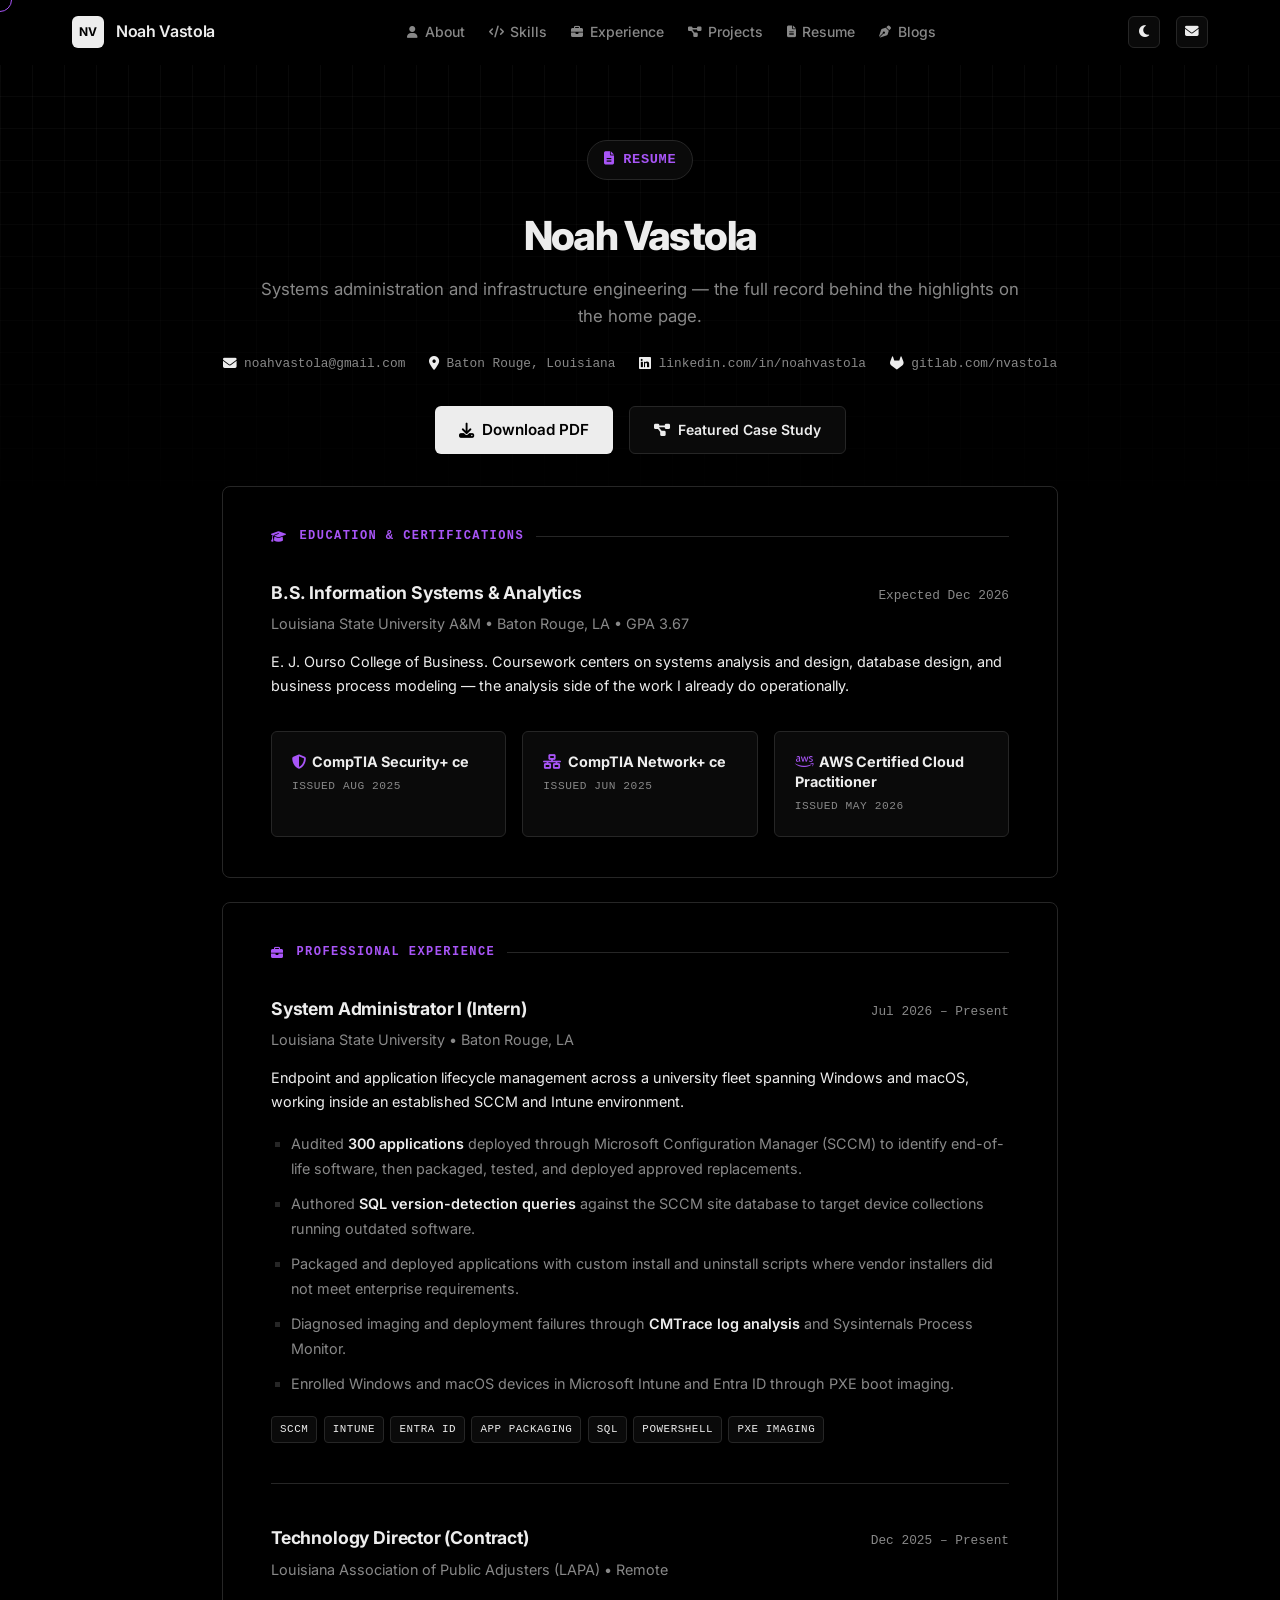
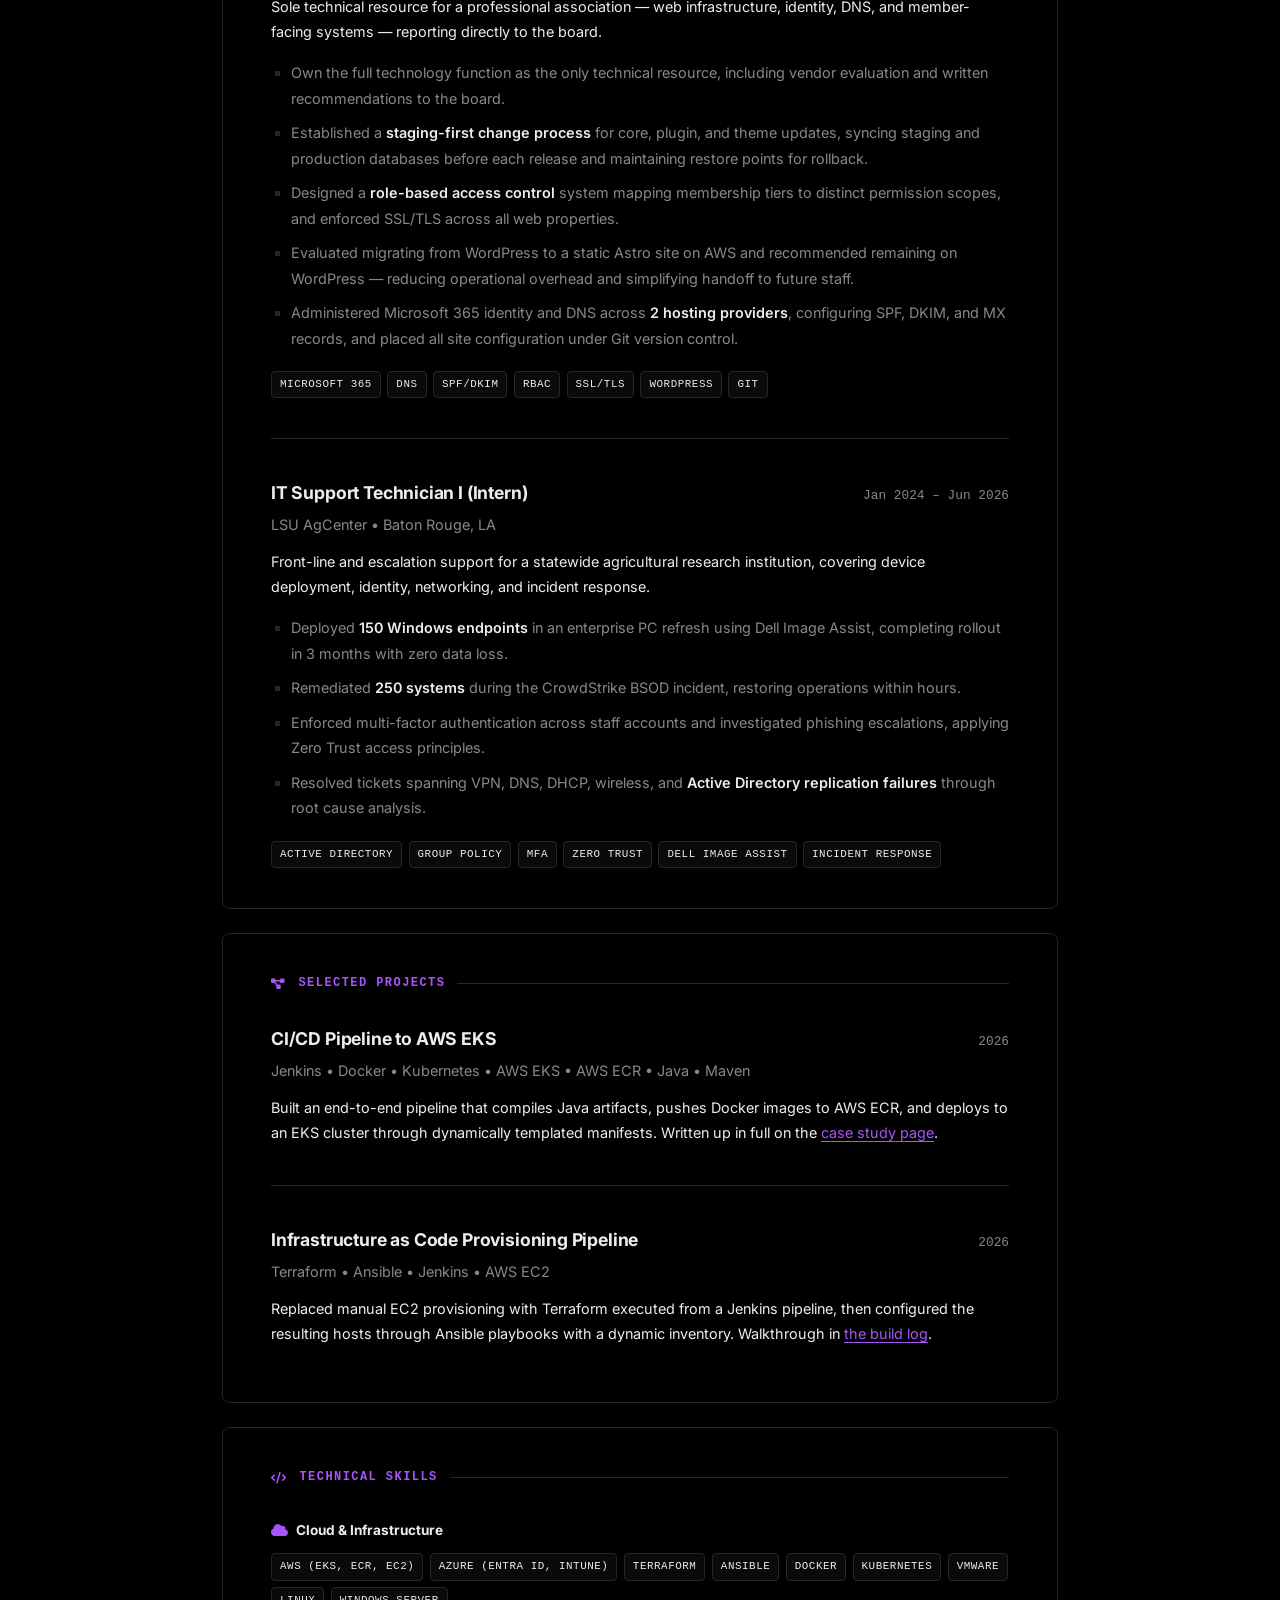
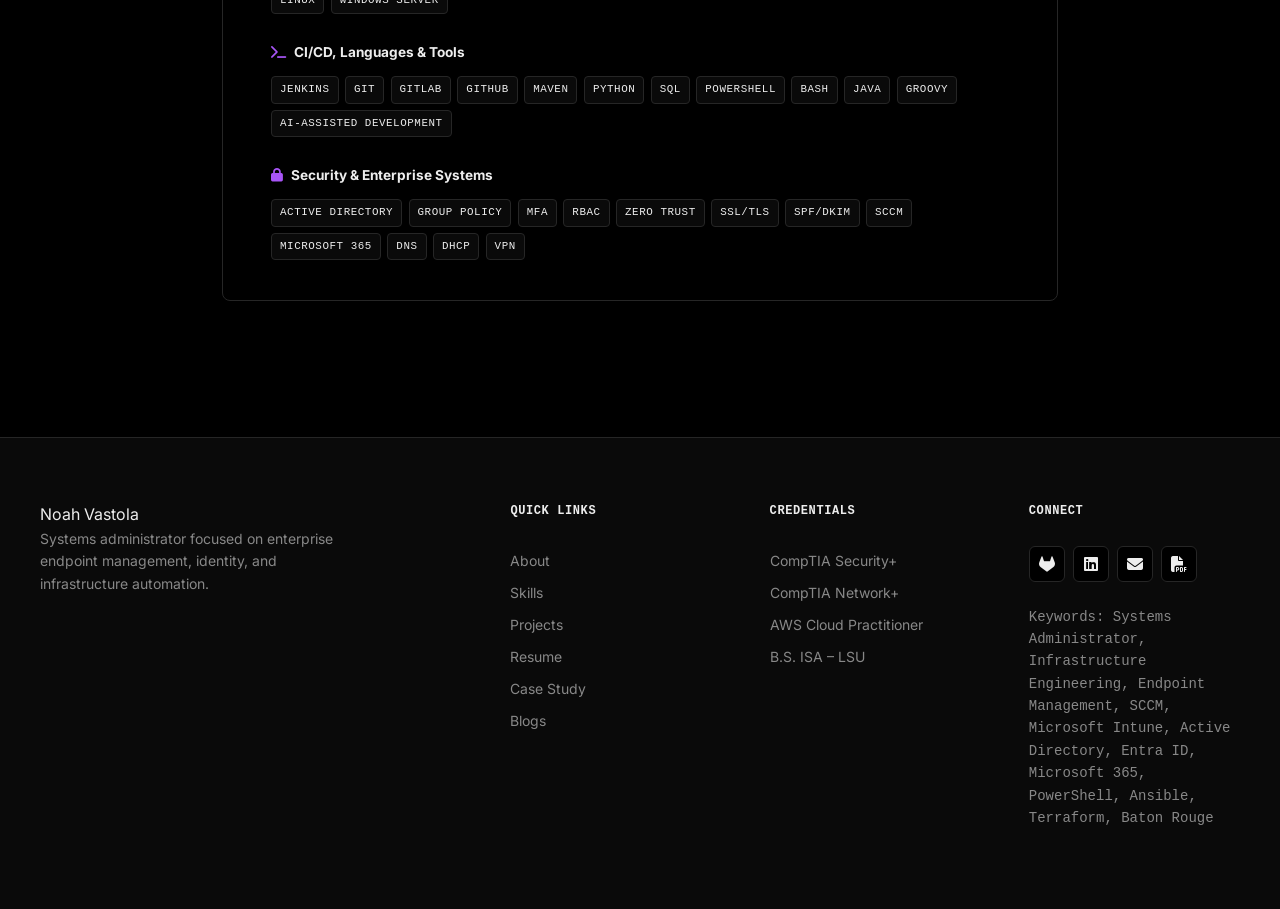
<file: resume.html>
<!DOCTYPE html>
<html lang="en" class="dark">
<head>
<meta charset="UTF-8"/>
<meta name="viewport" content="width=device-width,initial-scale=1.0"/>
<title>Resume | Noah Vastola &ndash; Systems &amp; Infrastructure Engineering</title>
<meta name="description" content="Full resume for Noah Vastola: systems administration and infrastructure engineering experience, certifications, education, and a complete technical skills breakdown."/>
<meta name="author" content="Noah Vastola"/>

<meta property="og:type" content="profile"/>
<meta property="og:site_name" content="Noah Vastola"/>
<meta property="og:url" content="https://nvastola.com/resume.html"/>
<meta property="og:title" content="Resume | Noah Vastola"/>
<meta property="og:description" content="Systems administration and infrastructure engineering &mdash; full experience record, certifications, and technical skills by domain."/>
<meta name="twitter:card" content="summary"/>

<link rel="preconnect" href="https://fonts.googleapis.com"/>
<link href="https://fonts.googleapis.com/css2?family=Inter:wght@300;400;500;600;700;800;900&display=swap" rel="stylesheet"/>
<link rel="stylesheet" href="https://cdnjs.cloudflare.com/ajax/libs/font-awesome/6.5.1/css/all.min.css"/>

<link rel="icon" href="assets/img/favicon.ico" sizes="any"/>
<link rel="stylesheet" href="styles.css"/>

<style>
  /* ---- Resume document layout ---- */
  .resume-hero { padding-top: 140px; padding-bottom: 2rem; text-align: center; }
  .resume-contact { display: flex; flex-wrap: wrap; justify-content: center; gap: 0.75rem 1.5rem; margin: 1.5rem 0 2rem; }
  .resume-contact a, .resume-contact span { display: inline-flex; align-items: center; gap: 0.45rem; font-family: var(--mono-font); font-size: 0.8rem; color: var(--muted-fg); transition: color 0.2s; }
  .resume-contact a:hover { color: var(--primary); }
  .resume-contact i { color: var(--fg); font-size: 0.85rem; }

  .resume-doc { max-width: 900px; margin: 0 auto; padding: 0 2rem 5rem; }
  .r-section { background: var(--bg); border: 1px solid var(--border); border-radius: 8px; padding: 2.5rem 3rem; margin-bottom: 1.5rem; text-align: left; }
  @media(max-width: 768px) { .r-section { padding: 1.75rem 1.5rem; } }

  .r-section-title { display: flex; align-items: center; gap: 0.75rem; font-family: var(--mono-font); font-size: 0.75rem; font-weight: 700; text-transform: uppercase; letter-spacing: 0.12em; color: var(--primary); margin-bottom: 2rem; }
  .r-section-title::after { content: ''; flex: 1; height: 1px; background: var(--border); }

  /* Entry header: role left, dates right, wrapping cleanly on narrow screens */
  .r-entry + .r-entry { margin-top: 2.5rem; padding-top: 2.5rem; border-top: 1px solid var(--border); }
  .r-entry-head { display: flex; flex-wrap: wrap; justify-content: space-between; align-items: baseline; gap: 0.25rem 1rem; margin-bottom: 0.35rem; }
  .r-role { font-size: 1.1rem; font-weight: 700; color: var(--fg); letter-spacing: -0.01em; }
  .r-dates { font-family: var(--mono-font); font-size: 0.8rem; color: var(--muted-fg); white-space: nowrap; }
  .r-org { font-size: 0.9rem; color: var(--muted-fg); margin-bottom: 0.9rem; }
  .r-scope { font-size: 0.9rem; color: var(--fg); line-height: 1.7; margin-bottom: 1rem; }

  .r-list { padding-left: 1.25rem; margin-bottom: 1.25rem; }
  .r-list li { font-size: 0.9rem; color: var(--muted-fg); line-height: 1.75; margin-bottom: 0.6rem; list-style: square; }
  .r-list li::marker { color: var(--border); }
  .r-list strong { color: var(--fg); font-weight: 600; }

  .r-stack { display: flex; flex-wrap: wrap; gap: 0.4rem; }
  .r-chip { font-family: var(--mono-font); font-size: 0.68rem; font-weight: 500; padding: 0.25rem 0.5rem; border-radius: 4px; background: var(--card); color: var(--fg); border: 1px solid var(--border); text-transform: uppercase; letter-spacing: 0.05em; }

  /* Skills grouped by domain — the breakdown the home page condenses into icons */
  .r-skill-group + .r-skill-group { margin-top: 1.75rem; }
  .r-skill-label { font-size: 0.85rem; font-weight: 700; color: var(--fg); margin-bottom: 0.75rem; }
  .r-skill-label i { color: var(--primary); margin-right: 0.5rem; }

  /* Education / certification cards */
  .r-cred-grid { display: grid; grid-template-columns: repeat(auto-fit, minmax(220px, 1fr)); gap: 1rem; }
  .r-cred { background: var(--card); border: 1px solid var(--border); border-radius: 6px; padding: 1.25rem; }
  .r-cred-name { font-size: 0.9rem; font-weight: 700; color: var(--fg); line-height: 1.4; margin-bottom: 0.4rem; }
  .r-cred-meta { font-family: var(--mono-font); font-size: 0.7rem; color: var(--muted-fg); text-transform: uppercase; letter-spacing: 0.05em; }

  /* Print: drop the site chrome so Ctrl+P produces a clean one-page document */
  @media print {
    nav, .mob-menu, footer, .cursor-dot, .resume-actions, .grid-bg::before { display: none !important; }
    .resume-hero { padding-top: 0; }
    .r-section { border: none; padding: 0 0 1.5rem; margin-bottom: 0; break-inside: avoid; }
    .reveal { opacity: 1 !important; transform: none !important; }
  }
</style>

<script>
(function(){
  var s = localStorage.getItem('nv-theme') || 'dark';
  if(s === 'dark') document.documentElement.classList.add('dark');
  else document.documentElement.classList.remove('dark');
})();
</script>
</head>
<body>

<div class="cursor-dot" id="cursorDot"></div>

<nav id="navbar">
  <div class="nav-inner">
    <a href="index.html" class="nav-logo">
      <div class="nav-avatar">NV</div>
      <span>Noah Vastola</span>
    </a>
    <div class="nav-links">
      <a href="index.html#about" class="nav-link"><i class="fa-solid fa-user"></i> About</a>
      <a href="index.html#skills" class="nav-link"><i class="fa-solid fa-code"></i> Skills</a>
      <a href="index.html#experience" class="nav-link"><i class="fa-solid fa-briefcase"></i> Experience</a>
      <a href="index.html#projects" class="nav-link"><i class="fa-solid fa-diagram-project"></i> Projects</a>
      <a href="resume.html" class="nav-link active"><i class="fa-solid fa-file-lines"></i> Resume</a>
      <a href="blog.html" class="nav-link"><i class="fa-solid fa-pen-nib"></i> Blogs</a>
    </div>
    <div class="nav-right">
      <button class="theme-btn" id="themeBtn" title="Toggle theme"><i class="fa-solid fa-moon" id="themeIcon"></i></button>
      <a href="index.html#contact" class="contact-btn" title="Contact me"><i class="fa-solid fa-envelope"></i></a>
      <button class="hamburger" id="hamburger"><span></span><span></span><span></span></button>
    </div>
  </div>
</nav>

<div class="mob-menu" id="mobMenu">
  <a href="index.html#about" class="mob-link"><i class="fa-solid fa-user"></i> About</a>
  <a href="index.html#skills" class="mob-link"><i class="fa-solid fa-code"></i> Skills</a>
  <a href="index.html#experience" class="mob-link"><i class="fa-solid fa-briefcase"></i> Experience</a>
  <a href="index.html#projects" class="mob-link"><i class="fa-solid fa-diagram-project"></i> Projects</a>
  <a href="resume.html" class="mob-link"><i class="fa-solid fa-file-lines"></i> Resume</a>
  <a href="blog.html" class="mob-link"><i class="fa-solid fa-pen-nib"></i> Blogs</a>
  <div class="mob-actions">
    <button class="theme-btn" id="themeBtnMob"><i class="fa-solid fa-moon" id="themeIconMob"></i></button>
    <a href="index.html#contact" class="contact-btn"><i class="fa-solid fa-envelope"></i></a>
  </div>
</div>

<section class="resume-hero grid-bg">
  <div class="container">
    <div class="reveal">
      <div class="hero-role-box" style="margin-bottom: 1.5rem;">
        <div class="hero-role"><i class="fa-solid fa-file-lines"></i> Resume</div>
      </div>
    </div>
    <div class="reveal" style="transition-delay: 0.1s;">
      <h1 class="sec-title">Noah Vastola</h1>
      <p class="sec-sub" style="margin-bottom: 0;">Systems administration and infrastructure engineering &mdash; the full record behind the highlights on the home page.</p>
    </div>

    <div class="resume-contact reveal" style="transition-delay: 0.2s;">
      <a href="mailto:noahvastola@gmail.com"><i class="fa-solid fa-envelope"></i> noahvastola@gmail.com</a>
      <span><i class="fa-solid fa-location-dot"></i> Baton Rouge, Louisiana</span>
      <a href="https://www.linkedin.com/in/noahvastola/" target="_blank" rel="noopener"><i class="fa-brands fa-linkedin"></i> linkedin.com/in/noahvastola</a>
      <a href="https://gitlab.com/nvastola" target="_blank" rel="noopener"><i class="fa-brands fa-gitlab"></i> gitlab.com/nvastola</a>
    </div>

    <div class="hero-actions resume-actions reveal" style="justify-content: center; transition-delay: 0.3s;">
      <a href="assets/doc/Resume.pdf" target="_blank" rel="noopener" class="btn-primary" style="text-decoration:none;">
        <i class="fa-solid fa-download"></i> Download PDF
      </a>
      <a href="project.html" class="btn-outline">
        <i class="fa-solid fa-diagram-project"></i> Featured Case Study
      </a>
    </div>
  </div>
</section>

<div class="resume-doc">

  <section class="r-section reveal" style="padding-top:2.5rem;">
    <div class="r-section-title"><i class="fa-solid fa-graduation-cap"></i> Education &amp; Certifications</div>
    <div class="r-entry">
      <div class="r-entry-head">
        <div class="r-role">B.S. Information Systems &amp; Analytics</div>
        <div class="r-dates">Expected Dec 2026</div>
      </div>
      <div class="r-org">Louisiana State University A&amp;M &bull; Baton Rouge, LA &bull; GPA 3.67</div>
      <p class="r-scope">E. J. Ourso College of Business. Coursework centers on systems analysis and design, database design, and business process modeling &mdash; the analysis side of the work I already do operationally.</p>
    </div>
    <div class="r-cred-grid" style="margin-top: 2rem;">
      <div class="r-cred">
        <div class="r-cred-name"><i class="fa-solid fa-shield-halved" style="color:var(--primary);margin-right:.4rem"></i>CompTIA Security+ ce</div>
        <div class="r-cred-meta">Issued Aug 2025</div>
      </div>
      <div class="r-cred">
        <div class="r-cred-name"><i class="fa-solid fa-network-wired" style="color:var(--primary);margin-right:.4rem"></i>CompTIA Network+ ce</div>
        <div class="r-cred-meta">Issued Jun 2025</div>
      </div>
      <div class="r-cred">
        <div class="r-cred-name"><i class="fa-brands fa-aws" style="color:var(--primary);margin-right:.4rem"></i>AWS Certified Cloud Practitioner</div>
        <div class="r-cred-meta">Issued May 2026</div>
      </div>
    </div>
  </section>

  <section class="r-section reveal">
    <div class="r-section-title"><i class="fa-solid fa-briefcase"></i> Professional Experience</div>

    <div class="r-entry">
      <div class="r-entry-head">
        <div class="r-role">System Administrator I (Intern)</div>
        <div class="r-dates">Jul 2026 &ndash; Present</div>
      </div>
      <div class="r-org">Louisiana State University &bull; Baton Rouge, LA</div>
      <p class="r-scope">Endpoint and application lifecycle management across a university fleet spanning Windows and macOS, working inside an established SCCM and Intune environment.</p>
      <ul class="r-list">
        <li>Audited <strong>300 applications</strong> deployed through Microsoft Configuration Manager (SCCM) to identify end-of-life software, then packaged, tested, and deployed approved replacements.</li>
        <li>Authored <strong>SQL version-detection queries</strong> against the SCCM site database to target device collections running outdated software.</li>
        <li>Packaged and deployed applications with custom install and uninstall scripts where vendor installers did not meet enterprise requirements.</li>
        <li>Diagnosed imaging and deployment failures through <strong>CMTrace log analysis</strong> and Sysinternals Process Monitor.</li>
        <li>Enrolled Windows and macOS devices in Microsoft Intune and Entra ID through PXE boot imaging.</li>
      </ul>
      <div class="r-stack">
        <span class="r-chip">SCCM</span><span class="r-chip">Intune</span><span class="r-chip">Entra ID</span>
        <span class="r-chip">App Packaging</span><span class="r-chip">SQL</span><span class="r-chip">PowerShell</span><span class="r-chip">PXE Imaging</span>
      </div>
    </div>

    <div class="r-entry">
      <div class="r-entry-head">
        <div class="r-role">Technology Director (Contract)</div>
        <div class="r-dates">Dec 2025 &ndash; Present</div>
      </div>
      <div class="r-org">Louisiana Association of Public Adjusters (LAPA) &bull; Remote</div>
      <p class="r-scope">Sole technical resource for a professional association &mdash; web infrastructure, identity, DNS, and member-facing systems &mdash; reporting directly to the board.</p>
      <ul class="r-list">
        <li>Own the full technology function as the only technical resource, including vendor evaluation and written recommendations to the board.</li>
        <li>Established a <strong>staging-first change process</strong> for core, plugin, and theme updates, syncing staging and production databases before each release and maintaining restore points for rollback.</li>
        <li>Designed a <strong>role-based access control</strong> system mapping membership tiers to distinct permission scopes, and enforced SSL/TLS across all web properties.</li>
        <li>Evaluated migrating from WordPress to a static Astro site on AWS and recommended remaining on WordPress &mdash; reducing operational overhead and simplifying handoff to future staff.</li>
        <li>Administered Microsoft 365 identity and DNS across <strong>2 hosting providers</strong>, configuring SPF, DKIM, and MX records, and placed all site configuration under Git version control.</li>
      </ul>
      <div class="r-stack">
        <span class="r-chip">Microsoft 365</span><span class="r-chip">DNS</span><span class="r-chip">SPF/DKIM</span>
        <span class="r-chip">RBAC</span><span class="r-chip">SSL/TLS</span><span class="r-chip">WordPress</span><span class="r-chip">Git</span>
      </div>
    </div>

    <div class="r-entry">
      <div class="r-entry-head">
        <div class="r-role">IT Support Technician I (Intern)</div>
        <div class="r-dates">Jan 2024 &ndash; Jun 2026</div>
      </div>
      <div class="r-org">LSU AgCenter &bull; Baton Rouge, LA</div>
      <p class="r-scope">Front-line and escalation support for a statewide agricultural research institution, covering device deployment, identity, networking, and incident response.</p>
      <ul class="r-list">
        <li>Deployed <strong>150 Windows endpoints</strong> in an enterprise PC refresh using Dell Image Assist, completing rollout in 3 months with zero data loss.</li>
        <li>Remediated <strong>250 systems</strong> during the CrowdStrike BSOD incident, restoring operations within hours.</li>
        <li>Enforced multi-factor authentication across staff accounts and investigated phishing escalations, applying Zero Trust access principles.</li>
        <li>Resolved tickets spanning VPN, DNS, DHCP, wireless, and <strong>Active Directory replication failures</strong> through root cause analysis.</li>
      </ul>
      <div class="r-stack">
        <span class="r-chip">Active Directory</span><span class="r-chip">Group Policy</span><span class="r-chip">MFA</span>
        <span class="r-chip">Zero Trust</span><span class="r-chip">Dell Image Assist</span><span class="r-chip">Incident Response</span>
      </div>
    </div>
  </section>

  <section class="r-section reveal">
    <div class="r-section-title"><i class="fa-solid fa-diagram-project"></i> Selected Projects</div>

    <div class="r-entry">
      <div class="r-entry-head">
        <div class="r-role">CI/CD Pipeline to AWS EKS</div>
        <div class="r-dates">2026</div>
      </div>
      <div class="r-org">Jenkins &bull; Docker &bull; Kubernetes &bull; AWS EKS &bull; AWS ECR &bull; Java &bull; Maven</div>
      <p class="r-scope">Built an end-to-end pipeline that compiles Java artifacts, pushes Docker images to AWS ECR, and deploys to an EKS cluster through dynamically templated manifests. Written up in full on the <a href="project.html" style="color:var(--primary);text-decoration:underline;text-underline-offset:3px;">case study page</a>.</p>
    </div>

    <div class="r-entry">
      <div class="r-entry-head">
        <div class="r-role">Infrastructure as Code Provisioning Pipeline</div>
        <div class="r-dates">2026</div>
      </div>
      <div class="r-org">Terraform &bull; Ansible &bull; Jenkins &bull; AWS EC2</div>
      <p class="r-scope">Replaced manual EC2 provisioning with Terraform executed from a Jenkins pipeline, then configured the resulting hosts through Ansible playbooks with a dynamic inventory. Walkthrough in <a href="blog/devops-project-8.html" style="color:var(--primary);text-decoration:underline;text-underline-offset:3px;">the build log</a>.</p>
    </div>
  </section>

  <section class="r-section reveal">
    <div class="r-section-title"><i class="fa-solid fa-code"></i> Technical Skills</div>

    <div class="r-skill-group">
      <div class="r-skill-label"><i class="fa-solid fa-cloud"></i>Cloud &amp; Infrastructure</div>
      <div class="r-stack">
        <span class="r-chip">AWS (EKS, ECR, EC2)</span><span class="r-chip">Azure (Entra ID, Intune)</span><span class="r-chip">Terraform</span>
        <span class="r-chip">Ansible</span><span class="r-chip">Docker</span><span class="r-chip">Kubernetes</span>
        <span class="r-chip">VMware</span><span class="r-chip">Linux</span><span class="r-chip">Windows Server</span>
      </div>
    </div>

    <div class="r-skill-group">
      <div class="r-skill-label"><i class="fa-solid fa-terminal"></i>CI/CD, Languages &amp; Tools</div>
      <div class="r-stack">
        <span class="r-chip">Jenkins</span><span class="r-chip">Git</span><span class="r-chip">GitLab</span><span class="r-chip">GitHub</span>
        <span class="r-chip">Maven</span><span class="r-chip">Python</span><span class="r-chip">SQL</span><span class="r-chip">PowerShell</span>
        <span class="r-chip">Bash</span><span class="r-chip">Java</span><span class="r-chip">Groovy</span><span class="r-chip">AI-assisted development</span>
      </div>
    </div>

    <div class="r-skill-group">
      <div class="r-skill-label"><i class="fa-solid fa-lock"></i>Security &amp; Enterprise Systems</div>
      <div class="r-stack">
        <span class="r-chip">Active Directory</span><span class="r-chip">Group Policy</span><span class="r-chip">MFA</span>
        <span class="r-chip">RBAC</span><span class="r-chip">Zero Trust</span><span class="r-chip">SSL/TLS</span><span class="r-chip">SPF/DKIM</span>
        <span class="r-chip">SCCM</span><span class="r-chip">Microsoft 365</span><span class="r-chip">DNS</span><span class="r-chip">DHCP</span><span class="r-chip">VPN</span>
      </div>
    </div>
  </section>

</div>

<footer>
  <div class="footer-line"></div>
  <div class="footer-grid">
    <div class="footer-col">
      <div class="f-brand-name">Noah Vastola</div>
      <p>Systems administrator focused on enterprise endpoint management, identity, and infrastructure automation.</p>
    </div>
    <div class="footer-col">
      <div class="f-col-title">Quick Links</div>
      <ul>
        <li><a href="index.html#about">About</a></li>
        <li><a href="index.html#skills">Skills</a></li>
        <li><a href="projects/projects.html">Projects</a></li>
        <li><a href="resume.html">Resume</a></li>
        <li><a href="project.html">Case Study</a></li>
        <li><a href="blog.html">Blogs</a></li>
      </ul>
    </div>
    <div class="footer-col">
      <div class="f-col-title">Credentials</div>
      <ul>
        <li><a href="index.html#certifications">CompTIA Security+</a></li>
        <li><a href="index.html#certifications">CompTIA Network+</a></li>
        <li><a href="index.html#certifications">AWS Cloud Practitioner</a></li>
        <li><a href="index.html#certifications">B.S. ISA &ndash; LSU</a></li>
      </ul>
    </div>
    <div class="footer-col">
      <div class="f-col-title">Connect</div>
      <div class="f-socials">
        <a href="https://gitlab.com/nvastola" target="_blank" rel="noopener" class="f-social" title="GitLab"><i class="fa-brands fa-gitlab"></i></a>
        <a href="https://www.linkedin.com/in/noahvastola/" target="_blank" rel="noopener" class="f-social" title="LinkedIn"><i class="fa-brands fa-linkedin"></i></a>
        <a href="mailto:noahvastola@gmail.com" class="f-social" title="Email"><i class="fa-solid fa-envelope"></i></a>
        <a href="assets/doc/Resume.pdf" target="_blank" rel="noopener" class="f-social" title="Resume PDF"><i class="fa-solid fa-file-pdf"></i></a>
      </div>
      <p class="f-keywords">Keywords: Systems Administrator, Infrastructure Engineering, Endpoint Management, SCCM, Microsoft Intune, Active Directory, Entra ID, Microsoft 365, PowerShell, Ansible, Terraform, Baton Rouge</p>
    </div>
  </div>
</footer>

<script src="js/scripts.js"></script>
</body>
</html>
</file>
<file: styles.css>
/* Minimalist, "Linear/Vercel" Inspired Developer Aesthetic */
:root {
  --bg: #ffffff;
  --fg: #171717;
  --card: #fafafa;
  --border: #e5e5e5;
  --primary: #7928ca; /* Deep Tech Purple */
  --primary-fg: #ffffff;
  --muted: #f5f5f5;
  --muted-fg: #737373;
  --accent: #eaeaea;
  --grid-color: rgba(0, 0, 0, 0.04);
  --mono-font: ui-monospace, SFMono-Regular, Menlo, Monaco, Consolas, "Liberation Mono", "Courier New", monospace;
}

.dark {
  --bg: #000000;
  --fg: #ededed;
  --card: #0a0a0a;
  --border: #262626;
  --primary: #a855f7; /* Bright glowing purple for contrast */
  --primary-fg: #ffffff;
  --muted: #111111;
  --muted-fg: #888888;
  --accent: #1f1f1f;
  --grid-color: rgba(255, 255, 255, 0.04);
}

*, *::before, *::after { box-sizing: border-box; margin: 0; padding: 0; }
html { scroll-behavior: smooth; }
body {
  font-family: 'Inter', sans-serif;
  background-color: var(--bg);
  color: var(--fg);
  min-height: 100vh;
  line-height: 1.6;
  transition: background-color 0.2s ease, color 0.2s ease;
  -webkit-font-smoothing: antialiased;
  -moz-osx-font-smoothing: grayscale;
}
a { color: inherit; text-decoration: none; }
ul { list-style: none; }
button { font-family: inherit; cursor: pointer; }

/* Crisp Grid Background */
.grid-bg::before {
  content: '';
  position: absolute;
  inset: 0;
  z-index: 0;
  pointer-events: none;
  background-image: linear-gradient(var(--grid-color) 1px, transparent 1px), linear-gradient(90deg, var(--grid-color) 1px, transparent 1px);
  background-size: 32px 32px;
  mask-image: linear-gradient(to bottom, rgba(0,0,0,1) 0%, rgba(0,0,0,0.1) 100%);
  -webkit-mask-image: linear-gradient(to bottom, rgba(0,0,0,1) 0%, rgba(0,0,0,0.1) 100%);
}

.shapes, .orb, .shape { display: none; }

/* Custom Cursor - Sleek Ring */
.cursor-dot {
  position: fixed;
  pointer-events: none;
  z-index: 9999;
  width: 24px;
  height: 24px;
  border: 1.5px solid var(--primary);
  border-radius: 50%;
  transition: left 0.1s ease-out, top 0.1s ease-out;
  transform: translate(-50%, -50%);
  background: transparent;
}

/* Nav - Clean Top Bar */
nav {
  position: fixed;
  top: 0; left: 0; right: 0;
  z-index: 100;
  padding: 0;
  background: var(--bg);
  border-bottom: 1px solid transparent;
  transition: all 0.2s ease;
}
nav.scrolled {
  background: rgba(var(--bg), 0.8);
  backdrop-filter: blur(12px);
  -webkit-backdrop-filter: blur(12px);
  border-bottom: 1px solid var(--border);
}
.nav-inner {
  max-width: 1200px;
  margin: 0 auto;
  display: flex;
  align-items: center;
  justify-content: space-between;
  padding: 1rem 2rem;
}
.nav-logo { display: flex; align-items: center; gap: 0.75rem; font-weight: 600; font-size: 1rem; letter-spacing: -0.02em; }
.nav-avatar { width: 32px; height: 32px; border-radius: 6px; background: var(--fg); color: var(--bg); display: flex; align-items: center; justify-content: center; font-weight: 700; font-size: 0.75rem; }
.nav-links { display: flex; align-items: center; gap: 1.5rem; }
.nav-link { font-size: 0.875rem; color: var(--muted-fg); font-weight: 500; transition: color 0.2s; display: flex; align-items: center; gap: 0.4rem; }
.nav-link:hover { color: var(--fg); }
.nav-link i { font-size: 0.75rem; }
.nav-right { display: flex; align-items: center; gap: 1rem; }
.theme-btn, .contact-btn {
  width: 32px; height: 32px; border-radius: 6px; border: 1px solid var(--border); background: var(--card);
  display: flex; align-items: center; justify-content: center; font-size: 0.85rem; color: var(--fg); transition: all 0.2s;
}
.theme-btn:hover, .contact-btn:hover { border-color: var(--fg); }
.nav-hr { display: none; }
.hamburger { display: none; flex-direction: column; gap: 4px; background: none; border: none; padding: 4px; }
.hamburger span { display: block; width: 20px; height: 2px; background: var(--fg); border-radius: 2px; }
.mob-menu { display: none; position: fixed; top: 60px; left: 0; right: 0; z-index: 99; background: var(--bg); border-bottom: 1px solid var(--border); padding: 2rem; flex-direction: column; gap: 1.5rem; }
.mob-menu.open { display: flex; }
.mob-menu a { color: var(--muted-fg); font-size: 1.1rem; font-weight: 500; display: flex; align-items: center; gap: 0.75rem; }
.mob-menu a:hover { color: var(--fg); }
.mob-actions { display: flex; gap: 1rem; padding-top: 1rem; border-top: 1px solid var(--border); }
@media(max-width:1024px){ .nav-links{display:none} .hamburger{display:flex} }

/* Layout Basics */
section { position: relative; overflow: hidden; padding: 6rem 0; }
.container { max-width: 1200px; margin: 0 auto; padding: 0 2rem; position: relative; z-index: 10; }
.sec-title { font-size: 2.5rem; font-weight: 800; letter-spacing: -0.04em; color: var(--fg); margin-bottom: 0.5rem; }
.sec-sub { color: var(--muted-fg); font-size: 1.05rem; max-width: 48rem; margin: 0 auto 3rem; }
.reveal { opacity: 0; transform: translateY(20px); transition: opacity 0.6s cubic-bezier(0.16, 1, 0.3, 1), transform 0.6s cubic-bezier(0.16, 1, 0.3, 1); }
.reveal.visible { opacity: 1; transform: none; }

/* Hero Section */
#about { min-height: 100vh; display: flex; flex-direction: column; justify-content: center; padding-top: 80px; }
.hero-content { display: flex; flex-direction: column; align-items: flex-start; text-align: left; gap: 1.5rem; padding: 0 2rem; max-width: 1200px; width: 100%; margin: 0 auto; position: relative; z-index: 10; }
.hero-name { font-size: clamp(3.5rem, 8vw, 6.5rem); font-weight: 800; line-height: 1; letter-spacing: -0.05em; color: var(--fg); margin-left: -4px; }
.hero-role-wrap { margin-top: 0.5rem; }
.hero-role-box { display: inline-block; border: 1px solid var(--border); border-radius: 999px; padding: 0.5rem 1rem; background: var(--card); }
.hero-role { font-family: var(--mono-font); font-size: 0.85rem; font-weight: 600; color: var(--primary); text-transform: uppercase; letter-spacing: 0.05em; }
.hero-divider { display: none; }
.hero-desc { font-size: 1.25rem; color: var(--muted-fg); max-width: 42rem; line-height: 1.6; }
.hero-actions { display: flex; flex-wrap: wrap; align-items: center; gap: 1rem; margin-top: 1rem; }
.btn-primary { background: var(--fg); color: var(--bg); padding: 0.75rem 1.5rem; border-radius: 6px; font-weight: 600; font-size: 0.95rem; border: none; display: flex; align-items: center; gap: 0.5rem; transition: transform 0.2s, background 0.2s; }
.btn-primary:hover { transform: translateY(-2px); background: var(--primary); color: #fff; }
.btn-shine, .btn-dot { display: none; }
.btn-icon { background: var(--card); border: 1px solid var(--border); color: var(--fg); width: 44px; height: 44px; border-radius: 6px; display: flex; align-items: center; justify-content: center; font-size: 1.2rem; transition: all 0.2s; }
.btn-icon:hover { border-color: var(--fg); transform: translateY(-2px); }

/* Visitor Counter */
.visitor-chip { display: inline-flex; align-items: center; gap: 0.5rem; font-family: var(--mono-font); font-size: 0.75rem; color: var(--muted-fg); background: var(--card); border: 1px solid var(--border); border-radius: 6px; padding: 0.4rem 0.75rem; margin-top: 2rem; }
.visitor-chip #visitor-count { color: var(--fg); font-weight: 600; }

.scroll-ind { position: absolute; bottom: 2rem; left: 2rem; display: flex; align-items: center; gap: 1rem; color: var(--muted-fg); font-family: var(--mono-font); font-size: 0.75rem; text-transform: uppercase; letter-spacing: 0.1em; }
.scroll-box { width: 1px; height: 40px; background: var(--border); position: relative; overflow: hidden; }
.scroll-dot { width: 1px; height: 12px; background: var(--fg); position: absolute; top: 0; animation: scrollDown 1.5s ease-in-out infinite; }
@keyframes scrollDown { 0% { top: -12px; } 100% { top: 40px; } }

/* Skills Section */
.skills-grid { display: grid; grid-template-columns: repeat(3, 1fr); gap: 1rem; }
@media(min-width:768px){.skills-grid{grid-template-columns:repeat(4,1fr)}}
@media(min-width:1024px){.skills-grid{grid-template-columns:repeat(6,1fr)}}
.skill-card { background: var(--card); border: 1px solid var(--border); border-radius: 8px; padding: 1.5rem 1rem; display: flex; flex-direction: column; align-items: center; gap: 1rem; transition: border-color 0.2s, background 0.2s; cursor: crosshair; }
.skill-card:hover { border-color: var(--primary); background: var(--bg); }
.sk-inner { display: flex; flex-direction: column; align-items: center; gap: 0.75rem; z-index: 1; transition: transform 0.2s; }
.skill-card:hover .sk-inner { transform: translateY(-3px); }

/* Color icons updated here */
.sk-inner i { font-size: 1.75rem; line-height: 1; transition: transform 0.2s; }
.sk-inner img { transition: transform 0.2s; }
.skill-card:hover .sk-inner img, .skill-card:hover .sk-inner i { transform: scale(1.1); }

.sk-name { font-family: var(--mono-font); font-size: 0.75rem; font-weight: 600; text-align: center; color: var(--muted-fg); transition: color 0.2s; }
.skill-card:hover .sk-name { color: var(--fg); }
.skills-show-btn { margin: 2.5rem auto 0; background: transparent; color: var(--fg); border: 1px solid var(--border); padding: 0.6rem 1.5rem; border-radius: 6px; font-weight: 600; font-size: 0.875rem; transition: all 0.2s; display: block; font-family: var(--mono-font); text-transform: uppercase; letter-spacing: 0.05em; }
.skills-show-btn:hover { border-color: var(--fg); background: var(--fg); color: var(--bg); }
.skills-footer { text-align: center; margin-top: 2rem; color: var(--muted-fg); font-size: 0.875rem; }

/* Timeline Experience */
.tl-wrap { position: relative; max-width: 900px; margin: 0 auto; padding: 0 1rem 2rem 2rem; }
.tl-line { position: absolute; left: 1rem; top: 0; bottom: 0; width: 1px; background: var(--border); }
.tl-fill { position: absolute; left: 0; top: 0; width: 1px; background: var(--primary); transition: height 0.1s linear; }
.tl-entry { display: flex; flex-direction: column; padding-top: 3rem; position: relative; }
@media(min-width:768px){ .tl-wrap { padding-left: 0; } .tl-line { left: 180px; } .tl-entry { flex-direction: row; padding-top: 4rem; } }
.tl-left { position: relative; padding-bottom: 1rem; }
@media(min-width:768px){ .tl-left { width: 180px; flex-shrink: 0; text-align: right; padding-right: 2.5rem; padding-bottom: 0; } }
.tl-dot-wrap { position: absolute; left: -1.35rem; top: 0.35rem; width: 12px; height: 12px; border-radius: 50%; background: var(--bg); border: 2px solid var(--border); z-index: 2; transition: all 0.3s; }
@media(min-width:768px){ .tl-dot-wrap { left: auto; right: -6px; } }
.tl-dot { display: none; }
.tl-dot-wrap.active { border-color: var(--primary); background: var(--primary); box-shadow: 0 0 0 4px rgba(168, 85, 247, 0.25); }
.tl-date-desktop { display: none; font-family: var(--mono-font); font-size: 0.85rem; font-weight: 500; color: var(--muted-fg); line-height: 1.4; }
@media(min-width:768px){ .tl-date-desktop { display: block; } }
.tl-date-mobile { font-family: var(--mono-font); font-size: 0.85rem; font-weight: 500; color: var(--muted-fg); margin-bottom: 0.5rem; display: inline-block; background: var(--card); padding: 0.2rem 0.6rem; border: 1px solid var(--border); border-radius: 4px; }
@media(min-width:768px){ .tl-date-mobile { display: none; } }
.tl-body { flex: 1; padding-left: 1.5rem; }
@media(min-width:768px){ .tl-body { padding-left: 2.5rem; } }
.tl-header { display: flex; align-items: flex-start; gap: 1rem; margin-bottom: 1rem; }
.tl-logo { width: 40px; height: 40px; border-radius: 6px; background: var(--card); border: 1px solid var(--border); display: flex; align-items: center; justify-content: center; font-size: 1.1rem; flex-shrink: 0; color: var(--fg); }
.tl-role { font-size: 1.125rem; font-weight: 700; color: var(--fg); letter-spacing: -0.01em; }
.tl-co { font-size: 0.875rem; color: var(--muted-fg); margin-top: 0.2rem; }
.tl-desc { font-size: 0.95rem; color: var(--fg); margin-bottom: 1.25rem; line-height: 1.6; }
.tl-list { padding-left: 1.25rem; margin-bottom: 1.5rem; }
.tl-list li { font-size: 0.9rem; color: var(--muted-fg); margin-bottom: 0.5rem; list-style: square; }
.tl-list li::marker { color: var(--border); }
.tl-badges { display: flex; flex-wrap: wrap; gap: 0.5rem; }
.tl-badge { font-family: var(--mono-font); font-size: 0.7rem; font-weight: 500; padding: 0.25rem 0.5rem; border-radius: 4px; background: var(--card); color: var(--fg); border: 1px solid var(--border); text-transform: uppercase; letter-spacing: 0.05em; }

/* Projects Section */
.filter-bar { display: flex; flex-wrap: wrap; justify-content: center; gap: 0.5rem; margin-bottom: 3rem; }
.f-btn { padding: 0.4rem 1rem; border-radius: 999px; font-family: var(--mono-font); font-size: 0.75rem; font-weight: 500; text-transform: uppercase; border: 1px solid var(--border); background: var(--bg); color: var(--muted-fg); transition: all 0.2s; }
.f-btn:hover, .f-btn.on { border-color: var(--fg); color: var(--fg); }
.proj-grid { display: grid; grid-template-columns: repeat(auto-fill, minmax(340px, 1fr)); gap: 1.5rem; }
.proj-card { background: var(--bg); border: 1px solid var(--border); border-radius: 8px; overflow: hidden; display: flex; flex-direction: column; transition: transform 0.2s, border-color 0.2s; }
.proj-card:hover { border-color: var(--primary); transform: translateY(-4px); box-shadow: 0 12px 24px rgba(0,0,0,0.05); }
.proj-card.off { display: none; }
.proj-thumb { height: 140px; display: flex; align-items: center; justify-content: center; font-size: 3rem; background: var(--card); border-bottom: 1px solid var(--border); color: var(--fg); }
.proj-thumb i { opacity: 0.8; }
.proj-body { padding: 1.5rem; flex: 1; display: flex; flex-direction: column; }
.proj-name { font-size: 1.1rem; font-weight: 700; color: var(--fg); margin-bottom: 0.75rem; letter-spacing: -0.01em; line-height: 1.3; }
.proj-desc { font-size: 0.875rem; color: var(--muted-fg); line-height: 1.6; margin-bottom: 1.5rem; flex: 1; }
.proj-tag-row { display: flex; flex-wrap: wrap; gap: 0.4rem; margin-bottom: 1.5rem; }
.proj-tag { font-family: var(--mono-font); font-size: 0.7rem; font-weight: 500; padding: 0.2rem 0.5rem; border-radius: 4px; background: var(--muted); color: var(--muted-fg); border: 1px solid var(--border); }
.proj-links { display: flex; gap: 0.75rem; align-items: center; border-top: 1px solid var(--border); padding-top: 1rem; }
.proj-link { display: inline-flex; align-items: center; gap: 0.4rem; font-size: 0.8rem; font-weight: 600; color: var(--fg); transition: color 0.2s; }
.proj-link:hover { color: var(--primary); }

/* Blogs Section */
.blog-grid { display: grid; grid-template-columns: repeat(auto-fill, minmax(320px, 1fr)); gap: 1.5rem; }
.blog-card { background: var(--bg); border: 1px solid var(--border); border-radius: 8px; overflow: hidden; text-decoration: none; display: flex; flex-direction: column; transition: all 0.2s; }
.blog-card:hover { border-color: var(--fg); transform: translateY(-4px); }
.blog-thumb { height: 120px; font-size: 2.5rem; display: flex; align-items: center; justify-content: center; background: var(--card); border-bottom: 1px solid var(--border); color: var(--fg); }
.blog-body { padding: 1.5rem; flex: 1; display: flex; flex-direction: column; }
.blog-meta-row { font-family: var(--mono-font); font-size: 0.75rem; color: var(--muted-fg); margin-bottom: 1rem; display: flex; gap: 1rem; }
.blog-meta-row i { color: var(--fg); margin-right: 0.25rem; }
.blog-ttl { font-size: 1.05rem; font-weight: 700; color: var(--fg); line-height: 1.4; margin-bottom: 0.75rem; letter-spacing: -0.01em; flex: 1; }
.blog-excerpt { font-size: 0.875rem; color: var(--muted-fg); line-height: 1.6; margin-bottom: 1.5rem; }
.blog-cta { display: inline-flex; align-items: center; gap: 0.4rem; font-size: 0.85rem; font-weight: 600; color: var(--fg); }
.blog-card:hover .blog-cta { color: var(--primary); }

/* Certifications */
.certs-grid { display: grid; gap: 1.5rem; grid-template-columns: repeat(auto-fill, minmax(220px, 1fr)); max-width: 1000px; margin: 0 auto; }
.cert-card { background: var(--bg); border: 1px solid var(--border); border-radius: 8px; padding: 1.5rem; text-align: center; transition: all 0.2s; display: flex; flex-direction: column; justify-content: space-between; position: relative; overflow: hidden; }
.cert-card:hover { border-color: var(--primary); }
.cert-img { font-size: 2.5rem; margin-bottom: 1.5rem; display: flex; flex-direction: column; gap: 0.5rem; align-items: center; }
.cert-name { font-weight: 700; font-size: 0.95rem; color: var(--fg); line-height: 1.3; }
.cert-overlay { position: absolute; inset: 0; background: var(--bg); border: 1px solid var(--primary); border-radius: 8px; padding: 1.5rem; display: flex; flex-direction: column; justify-content: center; opacity: 0; transition: opacity 0.2s; z-index: 10; }
.cert-card:hover .cert-overlay { opacity: 1; }
.cert-overlay h4 { font-size: 0.95rem; font-weight: 700; color: var(--fg); margin-bottom: 0.5rem; }
.cert-overlay p { font-size: 0.8rem; color: var(--muted-fg); line-height: 1.5; }
.cert-overlay small { display: block; margin-top: 1rem; font-family: var(--mono-font); font-size: 0.7rem; color: var(--primary); text-transform: uppercase; }
.certs-note { text-align: center; margin-top: 3rem; font-family: var(--mono-font); font-size: 0.75rem; color: var(--muted-fg); }

/* Contact Section */
.contact-card { max-width: 1000px; margin: 0 auto; background: var(--bg); border: 1px solid var(--border); border-radius: 8px; padding: 3rem; display: flex; flex-direction: column; gap: 4rem; }
@media(min-width:768px){.contact-card{flex-direction:row}}
.contact-h { font-size: 2rem; font-weight: 800; color: var(--fg); margin-bottom: 1rem; letter-spacing: -0.02em; }
.contact-p { color: var(--muted-fg); line-height: 1.6; margin-bottom: 2rem; font-size: 0.95rem; }
.contact-row { display: flex; align-items: center; gap: 1rem; margin-bottom: 1rem; font-family: var(--mono-font); font-size: 0.85rem; }
.contact-row i { color: var(--muted-fg); font-size: 1rem; }
.copy-btn { color: var(--muted-fg); background: var(--card); border: 1px solid var(--border); border-radius: 4px; padding: 0.2rem 0.5rem; font-size: 0.75rem; margin-left: 0.5rem; transition: all 0.2s; }
.copy-btn:hover { color: var(--fg); border-color: var(--fg); }
.contact-socials { display: flex; gap: 0.75rem; margin-top: 2rem; flex-wrap: wrap; }
.contact-social { width: 40px; height: 40px; border-radius: 6px; background: var(--card); border: 1px solid var(--border); display: flex; align-items: center; justify-content: center; font-size: 1.1rem; transition: all 0.2s; color: var(--fg); }
.contact-social:hover { background: var(--fg); color: var(--bg); border-color: var(--fg); transform: translateY(-2px); }

/* Shared Outline Button */
.btn-outline { display: inline-flex; align-items: center; gap: 0.5rem; padding: 0.75rem 1.5rem; border-radius: 6px; border: 1px solid var(--border); background: var(--card); color: var(--fg); font-size: 0.875rem; font-weight: 600; transition: all 0.2s; }
.btn-outline:hover { border-color: var(--fg); background: var(--bg); }

/* Footer */
footer { position: relative; padding: 4rem 2rem 2rem; margin-top: 2rem; background: var(--card); border-top: 1px solid var(--border); }
.footer-line { display: none; }
.footer-grid { max-width: 1200px; margin: 0 auto; display: grid; grid-template-columns: 1fr; gap: 3rem; margin-bottom: 3rem; }
@media(min-width:768px){.footer-grid{grid-template-columns: 2fr 1fr 1fr 1fr;}}
.footer-col h1 { font-size: 1.25rem; font-weight: 800; margin-bottom: 1rem; letter-spacing: -0.02em; }
.footer-col p { font-size: 0.875rem; color: var(--muted-fg); line-height: 1.6; max-width: 300px; }
.f-col-title { font-family: var(--mono-font); font-size: 0.75rem; font-weight: 600; color: var(--fg); text-transform: uppercase; letter-spacing: 0.05em; margin-bottom: 1.5rem; }
.footer-col ul li a { font-size: 0.875rem; color: var(--muted-fg); display: block; padding: 0.3rem 0; transition: color 0.2s; }
.footer-col ul li a:hover { color: var(--fg); }
.f-socials { display: flex; gap: 0.5rem; flex-wrap: wrap; margin-bottom: 1.5rem; }
.f-social { width: 36px; height: 36px; border-radius: 6px; background: var(--bg); border: 1px solid var(--border); display: flex; align-items: center; justify-content: center; font-size: 1rem; color: var(--fg); transition: all 0.2s; }
.f-social:hover { border-color: var(--fg); background: var(--fg); color: var(--bg); }
.f-keywords { font-family: var(--mono-font); font-size: 0.65rem; color: var(--muted-fg); line-height: 1.5; }

/* Toast */
.toast { position: fixed; bottom: 2rem; right: 2rem; z-index: 9999; background: var(--fg); border: 1px solid var(--border); border-radius: 6px; padding: 0.75rem 1.25rem; font-size: 0.875rem; font-weight: 500; display: flex; align-items: center; gap: 0.5rem; color: var(--bg); animation: toastIn 0.3s cubic-bezier(0.16, 1, 0.3, 1); }
@keyframes toastIn { from { transform: translateY(20px); opacity: 0; } to { transform: translateY(0); opacity: 1; } }

/* Hero Section Grid Layout */
#about { min-height: 100vh; display: flex; flex-direction: column; justify-content: center; padding-top: 80px; position: relative; }
.hero-content { 
  display: grid; 
  grid-template-columns: 1fr; 
  gap: 4rem; 
  align-items: center; 
  padding: 0 2rem; 
  max-width: 1200px; 
  width: 100%; 
  margin: 0 auto; 
  position: relative; 
  z-index: 10; 
}
@media(min-width: 900px) {
  .hero-content { grid-template-columns: 1.4fr 0.6fr; gap: 2rem; }
}

.hero-text { display: flex; flex-direction: column; align-items: flex-start; text-align: left; gap: 1.5rem; }

.hero-visual {
  display: flex;
  justify-content: center;
  align-items: center;
}

/* Invert the Lottie animation to white in dark mode */
.dark .hero-visual dotlottie-wc {
  filter: invert(1);
}
</file>
